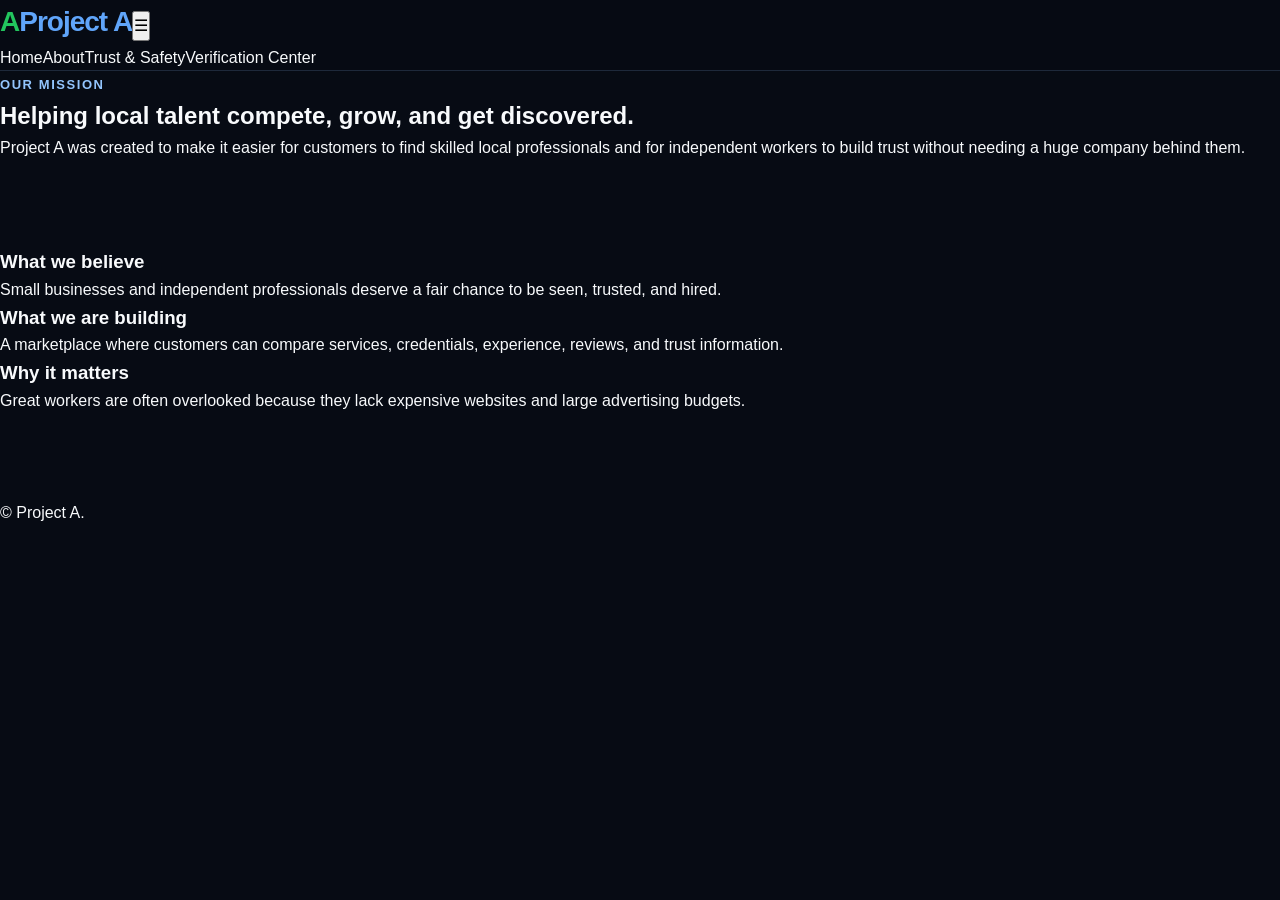
<file: about.html>
<!DOCTYPE html><html lang="en"><head><meta charset="UTF-8"><meta name="viewport" content="width=device-width,initial-scale=1"><title>About | Project A</title><link rel="stylesheet" href="style.css"></head><body>
<header class="site-header"><a class="logo" href="index.html"><span>A</span>Project A</a><button class="menu-button" id="menuButton">☰</button><nav id="mainNavigation"><a href="index.html">Home</a><a class="active" href="about.html">About</a><a href="trust-safety.html">Trust & Safety</a><a href="verification-center.html">Verification Center</a></nav></header>
<main><section class="inner-hero"><span class="eyebrow">Our mission</span><h1>Helping local talent compete, grow, and get discovered.</h1><p>Project A was created to make it easier for customers to find skilled local professionals and for independent workers to build trust without needing a huge company behind them.</p></section>
<section class="section"><div class="three-grid"><article><h3>What we believe</h3><p>Small businesses and independent professionals deserve a fair chance to be seen, trusted, and hired.</p></article><article><h3>What we are building</h3><p>A marketplace where customers can compare services, credentials, experience, reviews, and trust information.</p></article><article><h3>Why it matters</h3><p>Great workers are often overlooked because they lack expensive websites and large advertising budgets.</p></article></div></section></main>
<footer><p>© <span id="currentYear"></span> Project A.</p></footer><script src="script.js"></script></body></html>
</file>
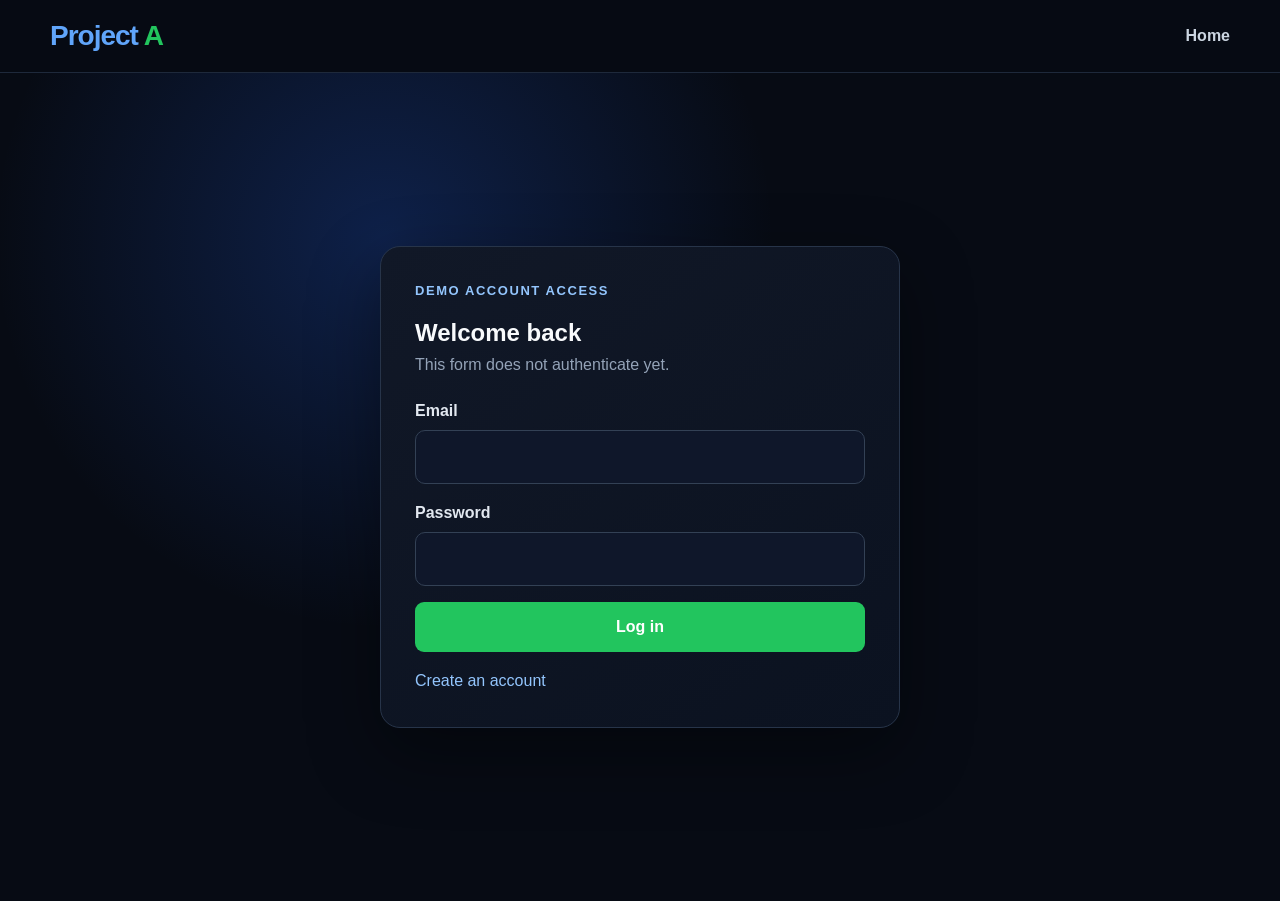
<file: login.html>
<!DOCTYPE html>
<html lang="en">
<head>
  <meta charset="UTF-8">
  <meta name="viewport" content="width=device-width, initial-scale=1.0">
  <title>Login | Project A</title>
  <link rel="stylesheet" href="style.css">
</head>
<body>
<header class="site-header">
  <nav class="nav container">
    <a class="logo" href="index.html">Project <span>A</span></a>
    <div class="nav-links"><a href="index.html">Home</a></div>
  </nav>
</header>
<main class="auth-page">
  <section class="auth-card">
    <p class="eyebrow">Demo account access</p>
    <h1>Welcome back</h1>
    <p class="muted">This form does not authenticate yet.</p>
    <form class="form" onsubmit="event.preventDefault(); demoSaved('Login')">
      <label>Email<input type="email" required></label>
      <label>Password<input type="password" required></label>
      <button class="button primary" type="submit">Log in</button>
      <a class="text-button" href="signup.html">Create an account</a>
    </form>
  </section>
</main>
<script src="script.js"></script>
</body>
</html>
</file>
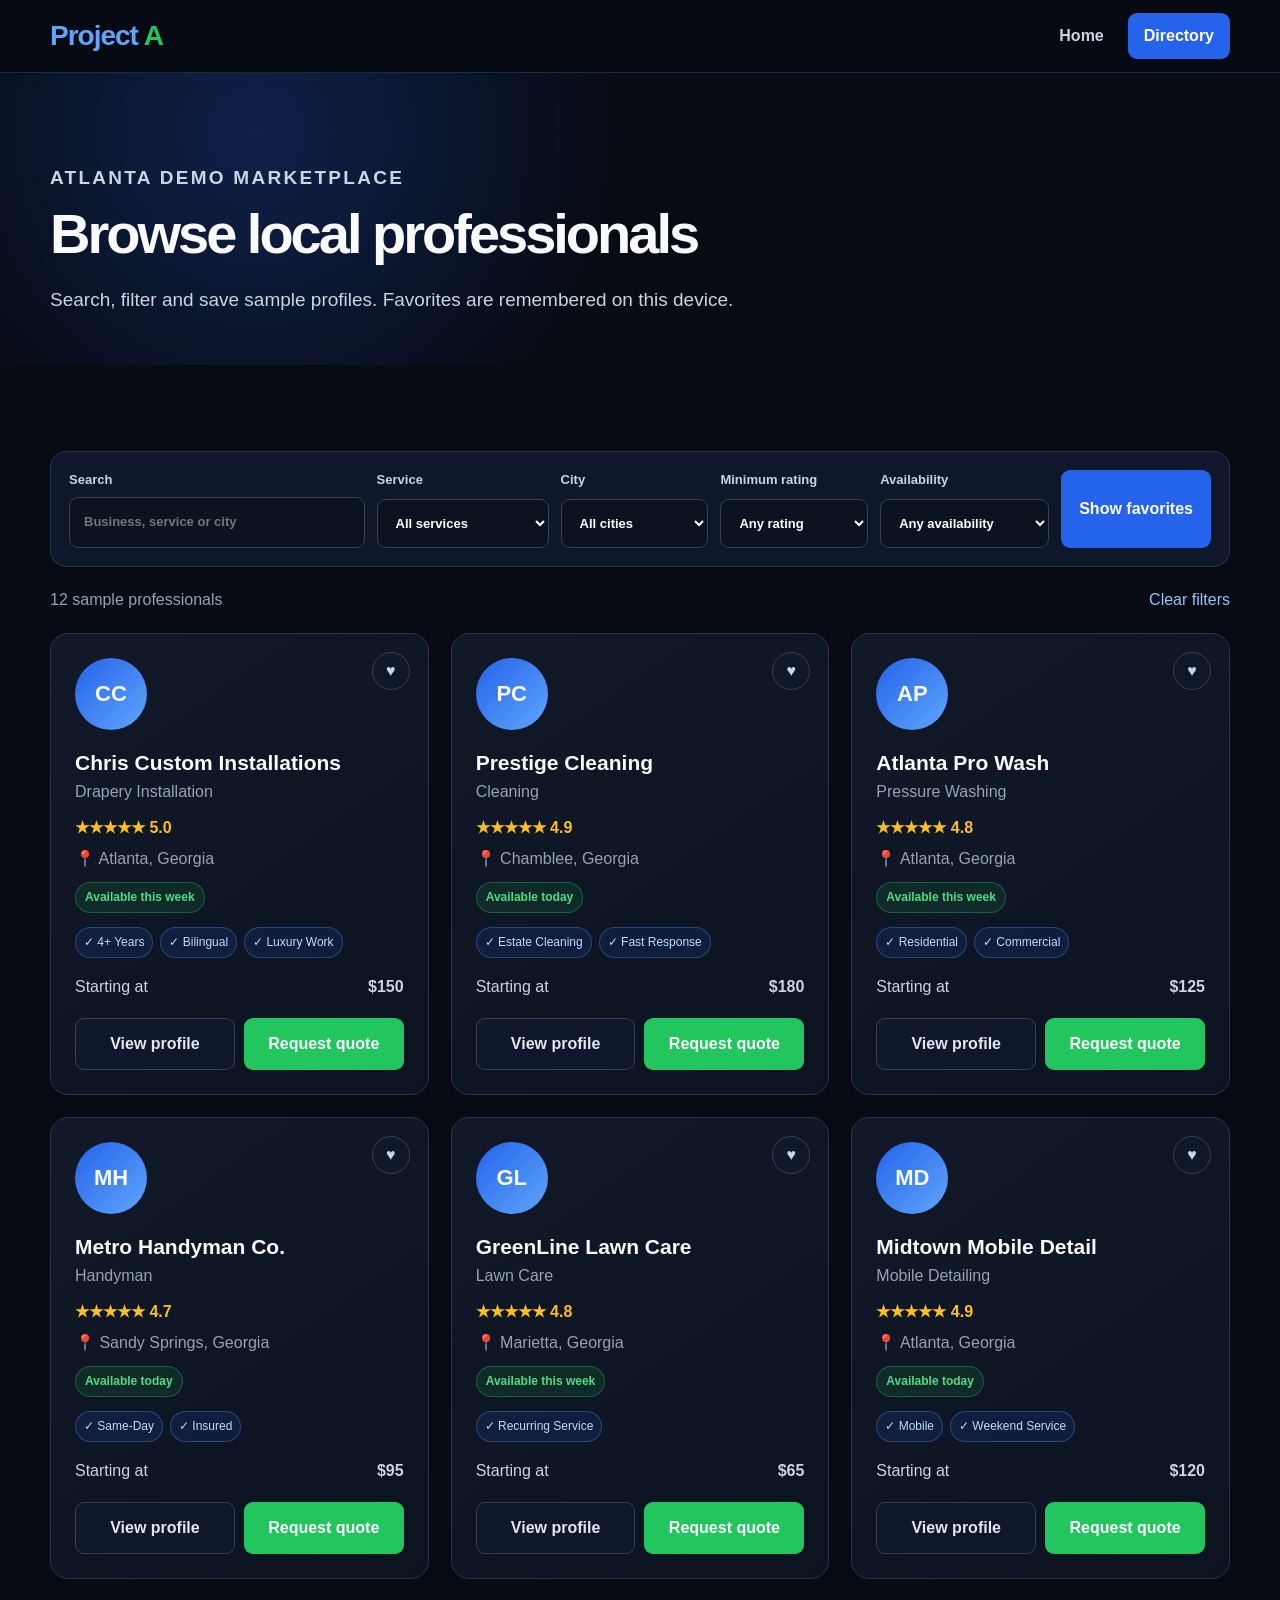
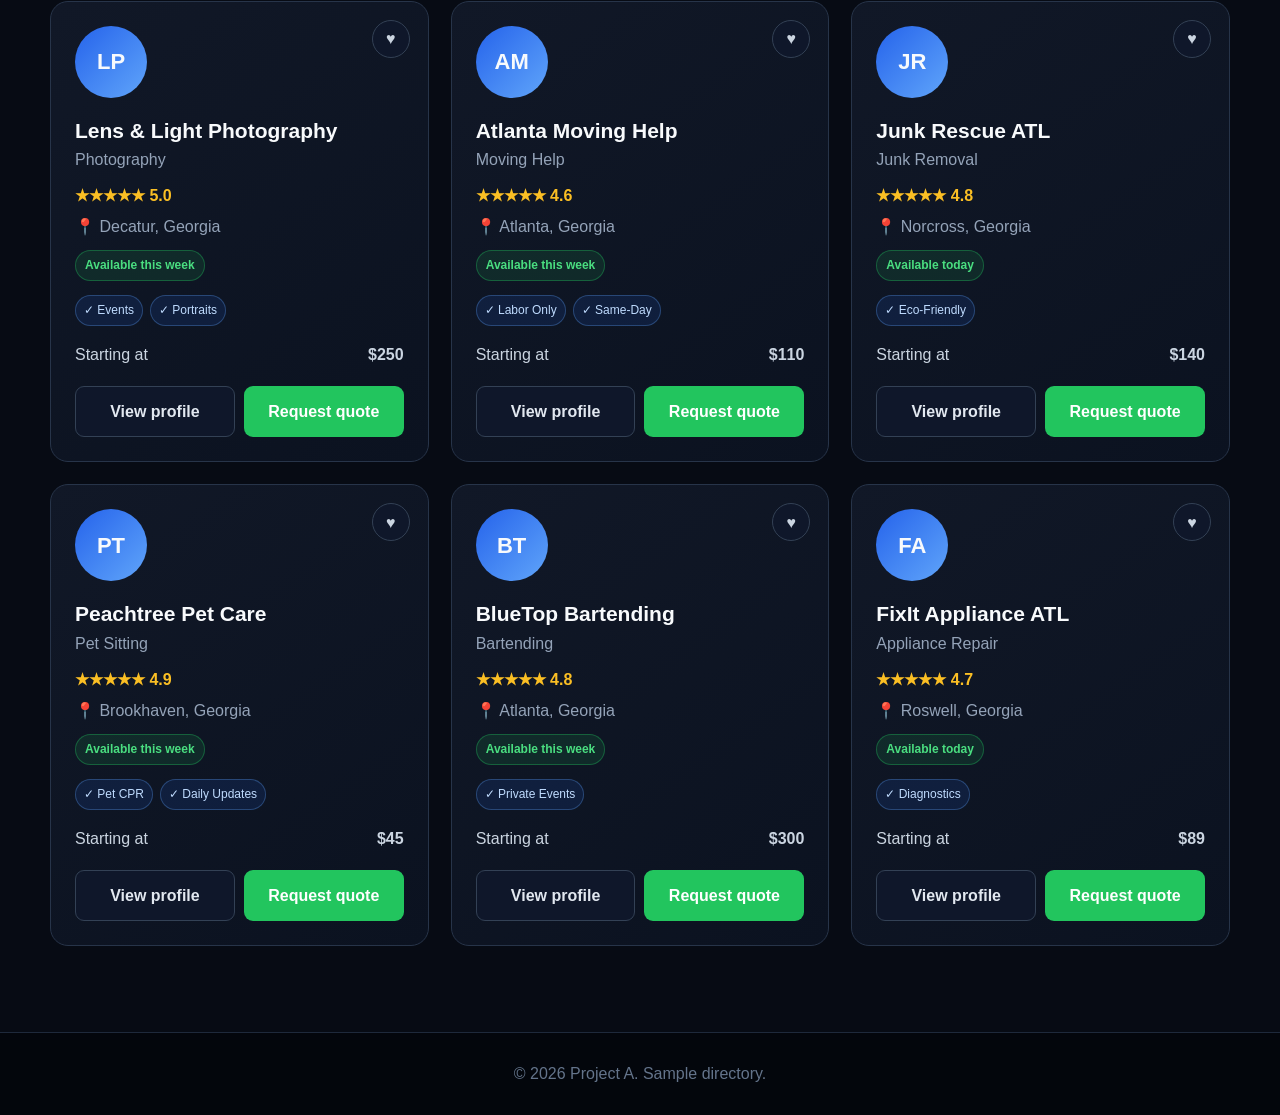
<file: professionals.html>
<!DOCTYPE html>
<html lang="en">
<head>
  <meta charset="UTF-8">
  <meta name="viewport" content="width=device-width, initial-scale=1.0">
  <title>Browse Professionals | Project A</title>
  <link rel="stylesheet" href="style.css">
</head>
<body>
<header class="site-header">
  <nav class="nav container">
    <a class="logo" href="index.html">Project <span>A</span></a>
    <div class="nav-links">
      <a href="index.html">Home</a>
      <a class="nav-cta" href="#directory">Directory</a>
    </div>
  </nav>
</header>

<main>
  <section class="directory-hero">
    <div class="container">
      <p class="eyebrow">Atlanta demo marketplace</p>
      <h1>Browse local professionals</h1>
      <p>Search, filter and save sample profiles. Favorites are remembered on this device.</p>
    </div>
  </section>

  <section class="section container" id="directory">
    <div class="filter-panel">
      <label>Search
        <input id="directorySearch" type="search" placeholder="Business, service or city">
      </label>
      <label>Service
        <select id="serviceFilter">
          <option value="">All services</option>
        </select>
      </label>
      <label>City
        <select id="cityFilter">
          <option value="">All cities</option>
        </select>
      </label>
      <label>Minimum rating
        <select id="ratingFilter">
          <option value="0">Any rating</option>
          <option value="4.5">4.5+</option>
          <option value="4.8">4.8+</option>
          <option value="5">5.0</option>
        </select>
      </label>
      <label>Availability
        <select id="availabilityFilter">
          <option value="">Any availability</option>
          <option value="Available today">Available today</option>
          <option value="Available this week">Available this week</option>
        </select>
      </label>
      <button class="button secondary" id="showFavorites">Show favorites</button>
    </div>

    <div class="directory-meta">
      <span id="resultsCount"></span>
      <button class="text-button" id="clearFilters">Clear filters</button>
    </div>

    <div class="professional-grid" id="directoryGrid"></div>
  </section>
</main>

<footer class="footer">
  <div class="container">© 2026 Project A. Sample directory.</div>
</footer>

<div class="modal" id="profileModal" aria-hidden="true">
  <div class="modal-panel large">
    <button class="modal-close" onclick="closeModal('profileModal')" aria-label="Close">×</button>
    <div id="profileModalContent"></div>
  </div>
</div>

<div class="modal" id="quoteModal" aria-hidden="true">
  <div class="modal-panel">
    <button class="modal-close" onclick="closeModal('quoteModal')" aria-label="Close">×</button>
    <h2>Request a quote</h2>
    <p class="muted" id="quoteProfessionalName"></p>
    <form id="quoteForm" class="form">
      <div class="form-row">
        <label>Full name<input name="name" required></label>
        <label>Phone<input name="phone" type="tel" required></label>
      </div>
      <div class="form-row">
        <label>Email<input name="email" type="email" required></label>
        <label>Preferred date<input name="date" type="date" required></label>
      </div>
      <label>Service<select name="service" id="quoteService" required></select></label>
      <label>ZIP code<input name="zip" maxlength="10" required></label>
      <label>Describe the job<textarea name="description" rows="5" required></textarea></label>
      <button class="button primary" type="submit">Create quote request</button>
      <small>Demo only: this is not sent or stored.</small>
    </form>
    <div class="success-state" id="quoteSuccess">
      <div class="success-icon">✓</div>
      <h3>Quote request created</h3>
      <p>A backend is needed to deliver it to the professional.</p>
    </div>
  </div>
</div>

<div class="modal" id="messageModal" aria-hidden="true">
  <div class="modal-panel">
    <button class="modal-close" onclick="closeModal('messageModal')" aria-label="Close">×</button>
    <h2>Send a message</h2>
    <p class="muted" id="messageProfessionalName"></p>
    <form id="messageForm" class="form">
      <label>Your name<input required></label>
      <label>Email<input type="email" required></label>
      <label>Message<textarea rows="6" required></textarea></label>
      <button class="button secondary" type="submit">Create message</button>
      <small>Demo only: the message is not delivered.</small>
    </form>
  </div>
</div>

<script src="script.js"></script>
</body>
</html>
</file>
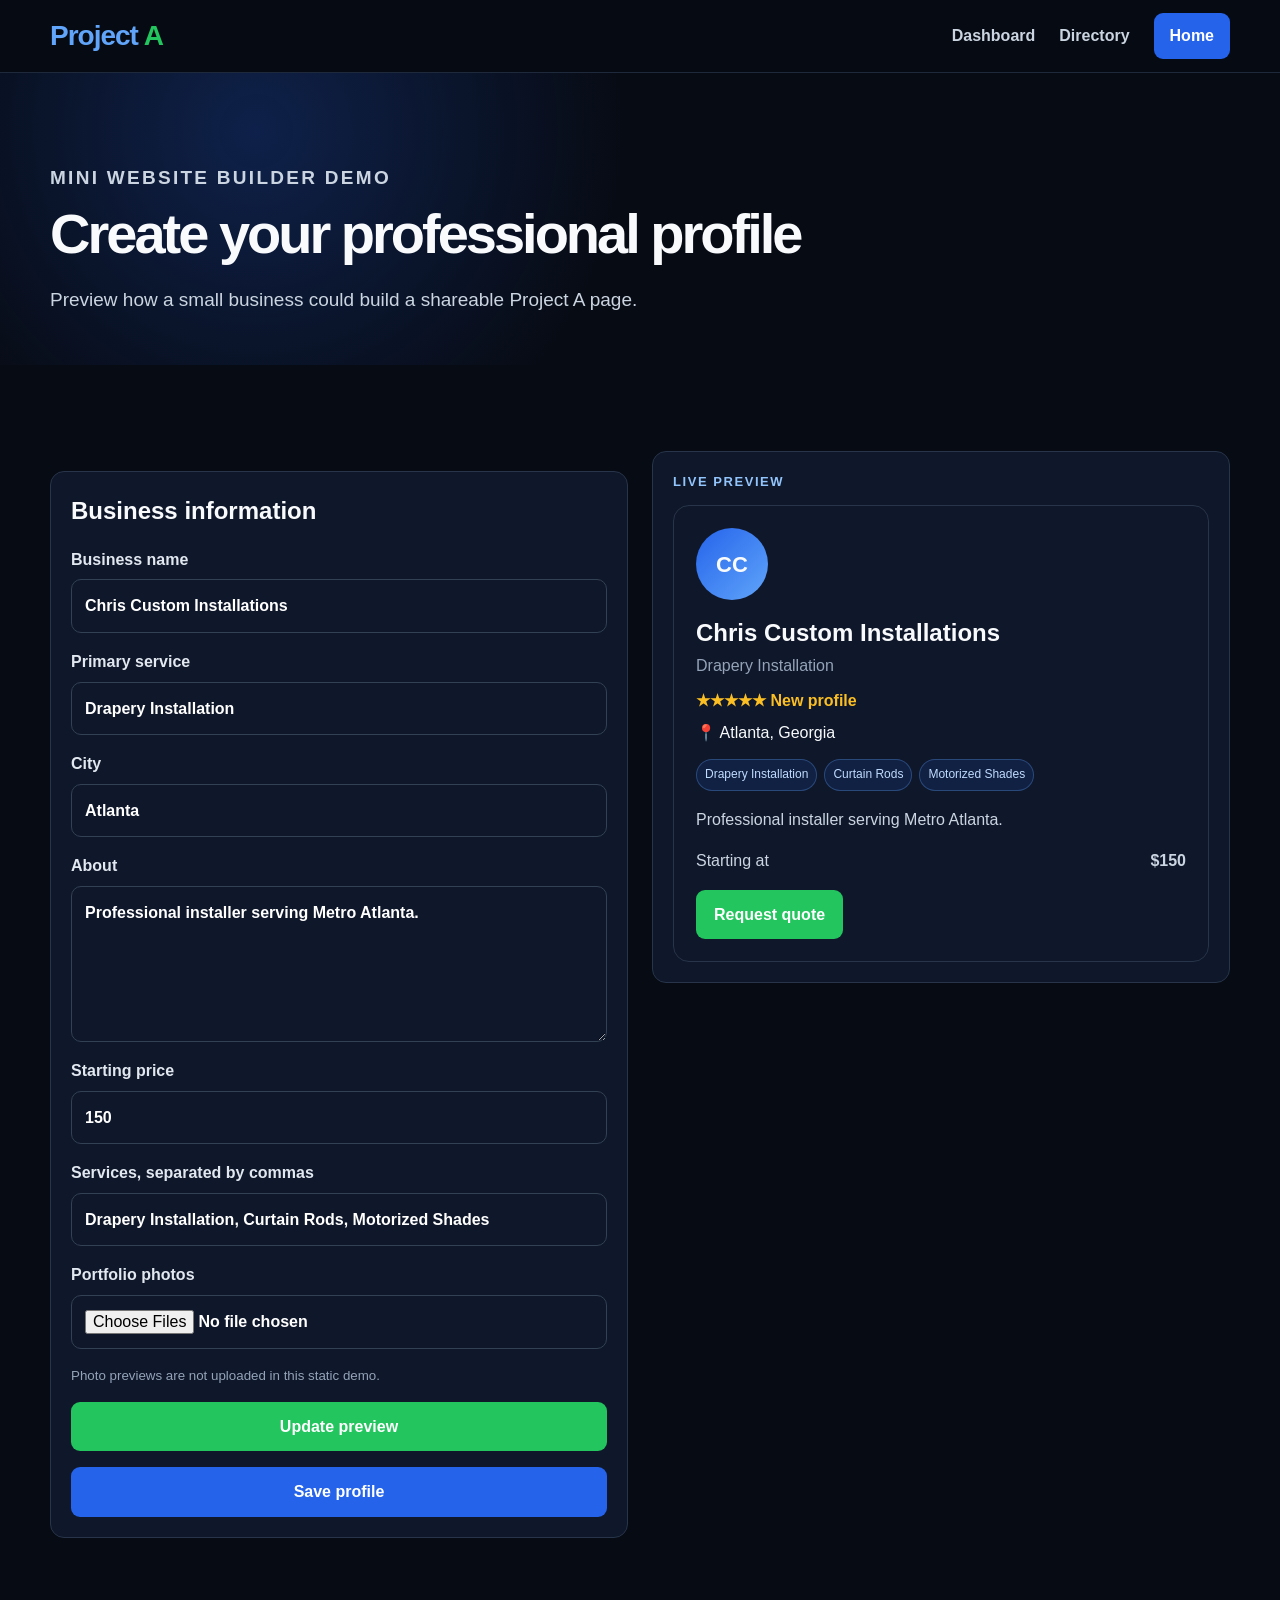
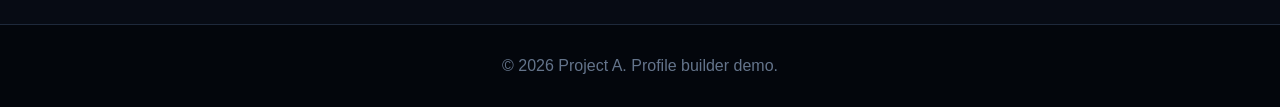
<file: profile-builder.html>
<!DOCTYPE html>
<html lang="en">
<head>
  <meta charset="UTF-8">
  <meta name="viewport" content="width=device-width, initial-scale=1.0">
  <title>Build Your Profile | Project A</title>
  <link rel="stylesheet" href="style.css">
</head>
<body>
<header class="site-header">
  <nav class="nav container">
    <a class="logo" href="index.html">Project <span>A</span></a>
    <div class="nav-links">
      <a href="dashboard.html">Dashboard</a>
      <a href="professionals.html">Directory</a>
      <a class="nav-cta" href="index.html">Home</a>
    </div>
  </nav>
</header>

<main>
  <section class="directory-hero">
    <div class="container">
      <p class="eyebrow">Mini website builder demo</p>
      <h1>Create your professional profile</h1>
      <p>Preview how a small business could build a shareable Project A page.</p>
    </div>
  </section>

  <section class="section container">
    <div class="builder-grid">
      <form class="form detail-card" id="profileBuilderForm">
        <h2>Business information</h2>
        <label>Business name<input id="builderName" value="Chris Custom Installations"></label>
        <label>Primary service<input id="builderService" value="Drapery Installation"></label>
        <label>City<input id="builderCity" value="Atlanta"></label>
        <label>About<textarea id="builderAbout" rows="5">Professional installer serving Metro Atlanta.</textarea></label>
        <label>Starting price<input id="builderPrice" type="number" value="150"></label>
        <label>Services, separated by commas<input id="builderServices" value="Drapery Installation, Curtain Rods, Motorized Shades"></label>
        <label>Portfolio photos<input type="file" accept="image/*" multiple></label>
        <small>Photo previews are not uploaded in this static demo.</small>
        <button type="button" class="button primary" onclick="updateBuilderPreview()">Update preview</button>
        <button type="button" class="button secondary" onclick="demoSaved('Profile')">Save profile</button>
      </form>

      <section class="detail-card">
        <p class="eyebrow">Live preview</p>
        <div id="builderPreview"></div>
      </section>
    </div>
  </section>
</main>

<footer class="footer"><div class="container">© 2026 Project A. Profile builder demo.</div></footer>
<script src="script.js"></script>
</body>
</html>
</file>
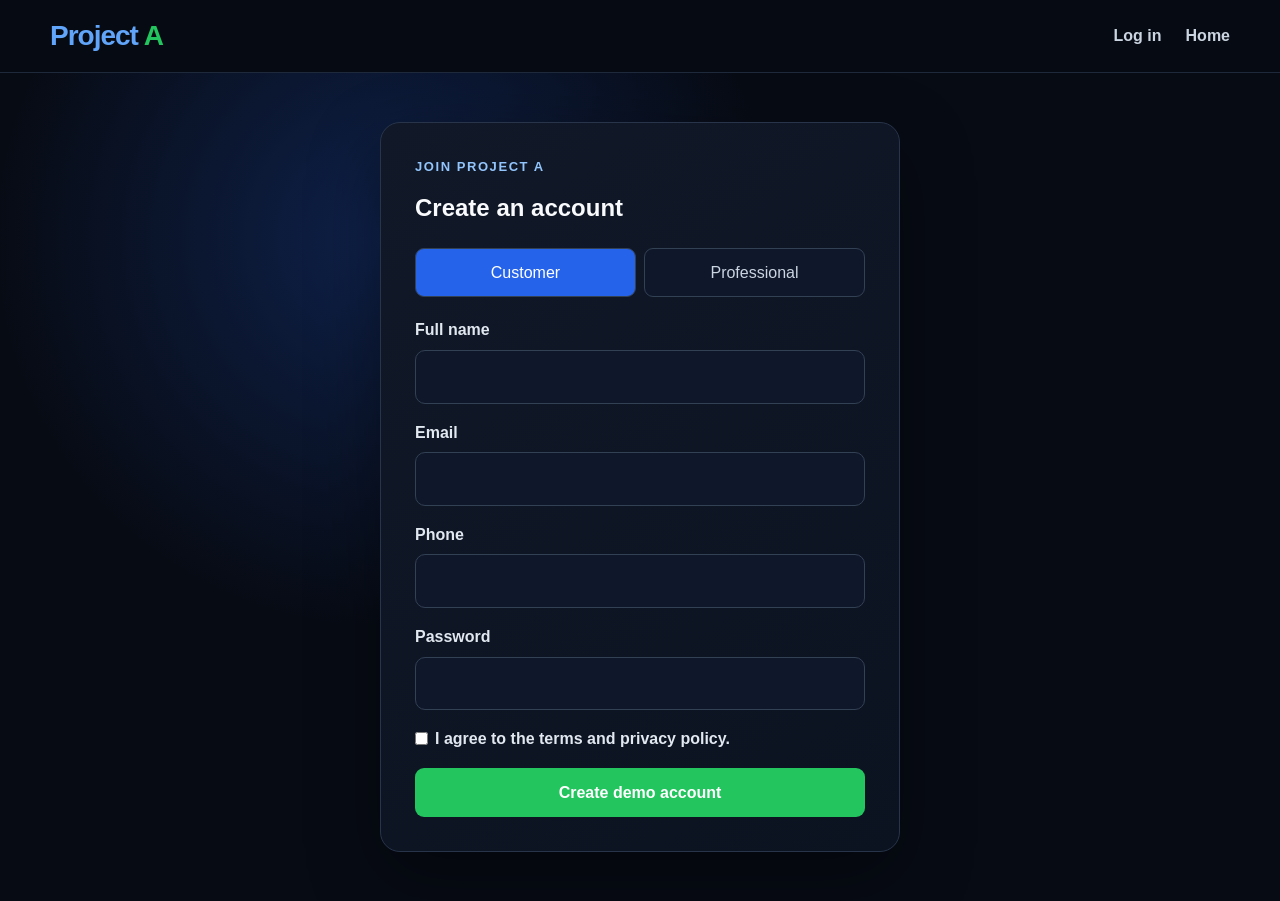
<file: signup.html>
<!DOCTYPE html>
<html lang="en">
<head>
  <meta charset="UTF-8">
  <meta name="viewport" content="width=device-width, initial-scale=1.0">
  <title>Sign Up | Project A</title>
  <link rel="stylesheet" href="style.css">
</head>
<body>
<header class="site-header">
  <nav class="nav container">
    <a class="logo" href="index.html">Project <span>A</span></a>
    <div class="nav-links"><a href="login.html">Log in</a><a href="index.html">Home</a></div>
  </nav>
</header>
<main class="auth-page">
  <section class="auth-card">
    <p class="eyebrow">Join Project A</p>
    <h1>Create an account</h1>
    <div class="account-tabs">
      <button class="active" type="button">Customer</button>
      <button type="button">Professional</button>
    </div>
    <form class="form" onsubmit="event.preventDefault(); demoSaved('Account')">
      <label>Full name<input required></label>
      <label>Email<input type="email" required></label>
      <label>Phone<input type="tel" required></label>
      <label>Password<input type="password" required></label>
      <label class="checkbox-row"><input type="checkbox" required> I agree to the terms and privacy policy.</label>
      <button class="button primary" type="submit">Create demo account</button>
    </form>
  </section>
</main>
<script src="script.js"></script>
</body>
</html>
</file>
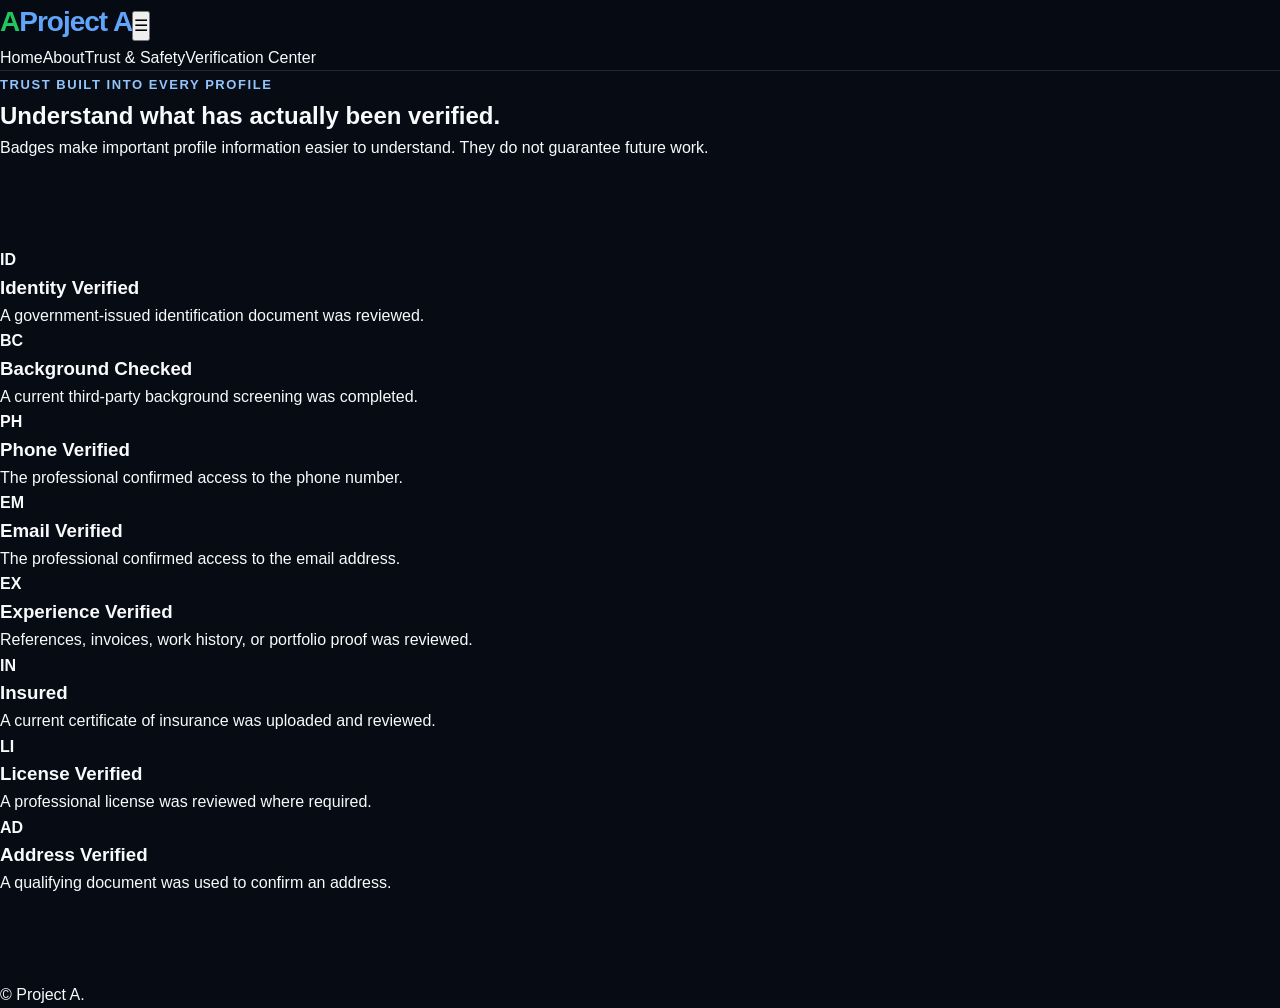
<file: trust-safety.html>
<!DOCTYPE html><html lang="en"><head><meta charset="UTF-8"><meta name="viewport" content="width=device-width,initial-scale=1"><title>Trust & Safety | Project A</title><link rel="stylesheet" href="style.css"></head><body>
<header class="site-header"><a class="logo" href="index.html"><span>A</span>Project A</a><button class="menu-button" id="menuButton">☰</button><nav id="mainNavigation"><a href="index.html">Home</a><a href="about.html">About</a><a class="active" href="trust-safety.html">Trust & Safety</a><a href="verification-center.html">Verification Center</a></nav></header>
<main><section class="inner-hero"><span class="eyebrow">Trust built into every profile</span><h1>Understand what has actually been verified.</h1><p>Badges make important profile information easier to understand. They do not guarantee future work.</p></section>
<section class="section"><div class="badge-grid">
<article><b>ID</b><h3>Identity Verified</h3><p>A government-issued identification document was reviewed.</p></article>
<article><b>BC</b><h3>Background Checked</h3><p>A current third-party background screening was completed.</p></article>
<article><b>PH</b><h3>Phone Verified</h3><p>The professional confirmed access to the phone number.</p></article>
<article><b>EM</b><h3>Email Verified</h3><p>The professional confirmed access to the email address.</p></article>
<article><b>EX</b><h3>Experience Verified</h3><p>References, invoices, work history, or portfolio proof was reviewed.</p></article>
<article><b>IN</b><h3>Insured</h3><p>A current certificate of insurance was uploaded and reviewed.</p></article>
<article><b>LI</b><h3>License Verified</h3><p>A professional license was reviewed where required.</p></article>
<article><b>AD</b><h3>Address Verified</h3><p>A qualifying document was used to confirm an address.</p></article>
</div></section></main><footer><p>© <span id="currentYear"></span> Project A.</p></footer><script src="script.js"></script></body></html>
</file>
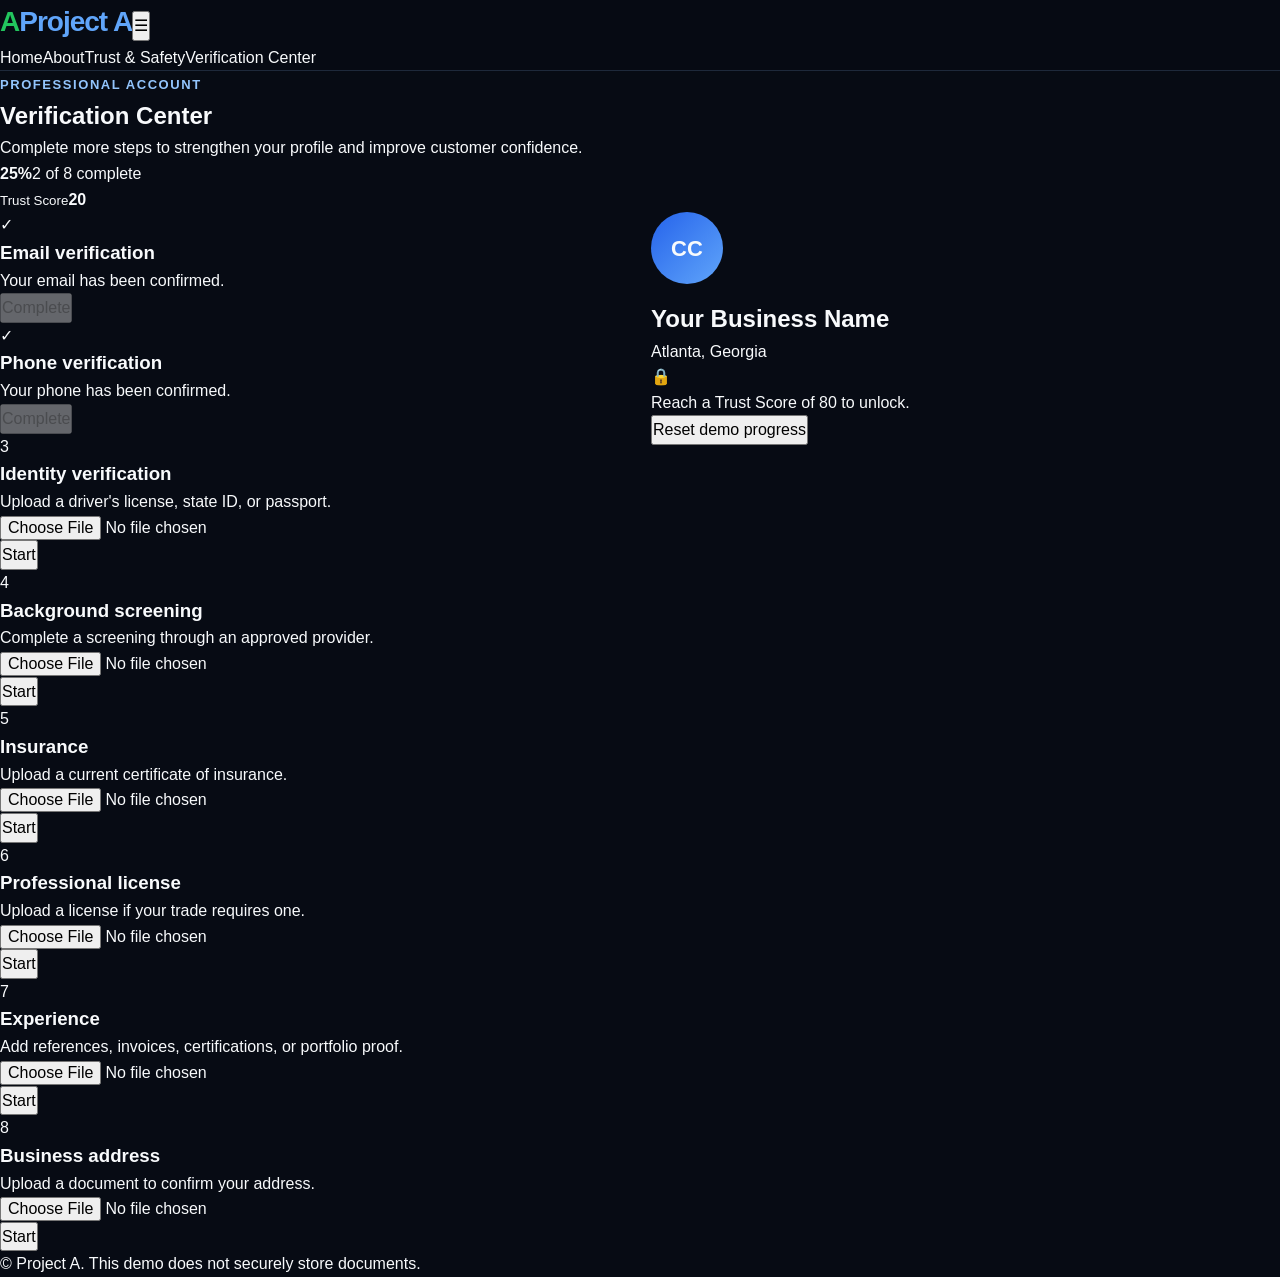
<file: verification-center.html>
<!DOCTYPE html><html lang="en"><head><meta charset="UTF-8"><meta name="viewport" content="width=device-width,initial-scale=1"><title>Verification Center | Project A</title><link rel="stylesheet" href="style.css"></head><body>
<header class="site-header"><a class="logo" href="index.html"><span>A</span>Project A</a><button class="menu-button" id="menuButton">☰</button><nav id="mainNavigation"><a href="index.html">Home</a><a href="about.html">About</a><a href="trust-safety.html">Trust & Safety</a><a class="active" href="verification-center.html">Verification Center</a></nav></header>
<main class="dashboard"><section><span class="eyebrow">Professional account</span><h1>Verification Center</h1><p>Complete more steps to strengthen your profile and improve customer confidence.</p></section>
<section class="progress-card"><div><strong id="progressPercent">25%</strong><span id="progressCount">2 of 8 complete</span><div class="progress-track"><div id="progressFill"></div></div></div><aside><small>Trust Score</small><strong id="trustScore">20</strong></aside></section>
<section class="dashboard-grid"><div id="verificationList" class="verification-list">
<article class="verification-item completed" data-weight="10"><span>✓</span><div><h3>Email verification</h3><p>Your email has been confirmed.</p></div><button disabled>Complete</button></article>
<article class="verification-item completed" data-weight="10"><span>✓</span><div><h3>Phone verification</h3><p>Your phone has been confirmed.</p></div><button disabled>Complete</button></article>
<article class="verification-item" data-weight="20"><span>3</span><div><h3>Identity verification</h3><p>Upload a driver's license, state ID, or passport.</p><input class="hidden" type="file"></div><button class="verify-button">Start</button></article>
<article class="verification-item" data-weight="20"><span>4</span><div><h3>Background screening</h3><p>Complete a screening through an approved provider.</p><input class="hidden" type="file"></div><button class="verify-button">Start</button></article>
<article class="verification-item" data-weight="15"><span>5</span><div><h3>Insurance</h3><p>Upload a current certificate of insurance.</p><input class="hidden" type="file"></div><button class="verify-button">Start</button></article>
<article class="verification-item" data-weight="10"><span>6</span><div><h3>Professional license</h3><p>Upload a license if your trade requires one.</p><input class="hidden" type="file"></div><button class="verify-button">Start</button></article>
<article class="verification-item" data-weight="10"><span>7</span><div><h3>Experience</h3><p>Add references, invoices, certifications, or portfolio proof.</p><input class="hidden" type="file"></div><button class="verify-button">Start</button></article>
<article class="verification-item" data-weight="5"><span>8</span><div><h3>Business address</h3><p>Upload a document to confirm your address.</p><input class="hidden" type="file"></div><button class="verify-button">Start</button></article>
</div><aside class="profile-preview"><div class="avatar">CC</div><h2>Your Business Name</h2><p>Atlanta, Georgia</p><div id="earnedBadges" class="badges"></div><div id="projectAStatus" class="unlock-box"><strong id="projectAIcon">🔒</strong><p id="projectADescription">Reach a Trust Score of 80 to unlock.</p></div><button id="resetDemo" class="secondary full">Reset demo progress</button></aside></section></main>
<footer><p>© <span id="currentYear"></span> Project A. This demo does not securely store documents.</p></footer><script src="script.js"></script></body></html>
</file>
<file: style.css>
:root{
  --bg:#070b14;
  --panel:#0f172a;
  --panel2:#111827;
  --border:#273449;
  --text:#f8fafc;
  --muted:#94a3b8;
  --blue:#2563eb;
  --blue2:#60a5fa;
  --green:#22c55e;
  --yellow:#fbbf24;
}
*{box-sizing:border-box;margin:0;padding:0}
html{scroll-behavior:smooth}
body{font-family:Arial,Helvetica,sans-serif;background:var(--bg);color:var(--text);line-height:1.6}
body.modal-open{overflow:hidden}
a{text-decoration:none;color:inherit}
button,input,select,textarea{font:inherit}
button{cursor:pointer}
.container{width:min(1180px,calc(100% - 40px));margin:auto}
.site-header{position:sticky;top:0;z-index:1000;background:rgba(7,11,20,.94);border-bottom:1px solid #1e293b;backdrop-filter:blur(14px)}
.nav{min-height:72px;display:flex;justify-content:space-between;align-items:center;gap:20px}
.logo{font-size:28px;font-weight:900;color:var(--blue2);letter-spacing:-1px}
.logo span{color:var(--green)}
.nav-links{display:flex;align-items:center;gap:24px}
.nav-links a{font-weight:700;color:#cbd5e1}
.nav-links a:hover{color:white}
.nav-cta{background:var(--blue);color:white!important;padding:10px 16px;border-radius:9px}
.hero{min-height:630px;display:grid;place-items:center;text-align:center;padding:90px 0;background:radial-gradient(circle at 20% 20%,rgba(37,99,235,.35),transparent 35%),radial-gradient(circle at 80% 70%,rgba(34,197,94,.15),transparent 35%),var(--bg)}
.hero-inner{max-width:920px}
.eyebrow{color:#93c5fd;text-transform:uppercase;letter-spacing:.12em;font-size:13px;font-weight:900;margin-bottom:12px}
.hero h1,.directory-hero h1{font-size:clamp(42px,7vw,72px);line-height:1.03;letter-spacing:-3px;margin-bottom:22px}
.hero p,.directory-hero p{color:#cbd5e1;font-size:19px}
.hero-search{margin:34px auto 0;max-width:830px;padding:9px;display:grid;grid-template-columns:1fr 160px auto;gap:10px;background:rgba(30,41,59,.86);border:1px solid #334155;border-radius:14px}
.hero-search input,.filter-panel input,.filter-panel select{background:#0b1220;color:white;border:1px solid #334155;border-radius:9px;padding:14px;outline:none}
.hero-search button{border:0;border-radius:9px;background:var(--green);color:white;padding:14px 24px;font-weight:900}
.search-suggestions{max-width:830px;margin:8px auto 0;text-align:left;background:var(--panel2);border:1px solid var(--border);border-radius:12px;overflow:hidden;display:none}
.search-suggestions.show{display:block}
.search-suggestions button{display:block;width:100%;text-align:left;background:transparent;color:#e2e8f0;border:0;padding:12px 15px}
.search-suggestions button:hover{background:#1e293b}
.trust-strip{margin-top:-42px;position:relative;z-index:2}
.trust-grid{display:grid;grid-template-columns:repeat(3,1fr);background:rgba(15,23,42,.97);border:1px solid #334155;border-radius:18px;overflow:hidden;box-shadow:0 20px 45px rgba(0,0,0,.32)}
.trust-grid div{padding:28px;text-align:center;border-right:1px solid #334155}
.trust-grid div:last-child{border-right:0}
.trust-grid strong,.trust-grid span{display:block}
.trust-grid strong{color:var(--blue2);font-size:20px}
.trust-grid span{color:var(--muted)}
.section{padding:86px 0}
.alt-section{background:#090f1c}
.section-heading{text-align:center;max-width:760px;margin:0 auto 42px}
.section-heading h2{font-size:clamp(32px,5vw,44px);margin-bottom:10px}
.section-heading p{color:var(--muted)}
.category-grid{display:grid;grid-template-columns:repeat(4,1fr);gap:18px}
.category-card{background:linear-gradient(145deg,var(--panel2),#0b1220);border:1px solid var(--border);color:white;padding:28px 18px;border-radius:16px;transition:.2s}
.category-card:hover{transform:translateY(-6px);border-color:var(--blue2);box-shadow:0 16px 35px rgba(37,99,235,.14)}
.category-card span{display:block;font-size:40px;margin-bottom:10px}
.professional-grid{display:grid;grid-template-columns:repeat(3,1fr);gap:22px}
.pro-card{background:linear-gradient(145deg,var(--panel2),#0b1220);border:1px solid var(--border);border-radius:18px;padding:24px;transition:.2s;position:relative}
.pro-card:hover{transform:translateY(-5px);border-color:#3b82f6}
.favorite-button{position:absolute;right:18px;top:18px;background:#0f172a;border:1px solid #334155;color:#cbd5e1;width:38px;height:38px;border-radius:50%}
.favorite-button.active{color:#fb7185}
.avatar{width:72px;height:72px;border-radius:50%;display:grid;place-items:center;background:linear-gradient(135deg,var(--blue),var(--blue2));font-size:22px;font-weight:900;margin-bottom:16px}
.pro-card h3{font-size:21px;margin-right:40px}
.pro-service,.pro-location,.muted{color:var(--muted)}
.rating{color:var(--yellow);font-weight:900;margin:10px 0 6px}
.price-row{display:flex;justify-content:space-between;gap:12px;margin:16px 0;color:#cbd5e1}
.availability-badge{display:inline-block;background:rgba(34,197,94,.12);border:1px solid rgba(34,197,94,.35);color:#4ade80;padding:5px 9px;border-radius:999px;font-size:12px;font-weight:800;margin-top:10px}
.trust-badges{display:flex;flex-wrap:wrap;gap:7px;margin:14px 0}
.trust-badges span{font-size:12px;background:rgba(37,99,235,.13);border:1px solid rgba(96,165,250,.3);color:#bfdbfe;padding:5px 8px;border-radius:999px}
.card-actions{display:grid;grid-template-columns:1fr 1fr;gap:9px;margin-top:18px}
.button{display:inline-flex;justify-content:center;align-items:center;border:0;border-radius:9px;padding:12px 18px;font-weight:900}
.button.primary{background:var(--green);color:white}
.button.secondary{background:var(--blue);color:white}
.button.ghost{background:#0f172a;border:1px solid #334155;color:#e2e8f0}
.center{text-align:center;margin-top:32px}
.steps{display:grid;grid-template-columns:repeat(3,1fr);gap:22px}
.steps article{background:var(--panel);border:1px solid var(--border);border-radius:16px;padding:30px;text-align:center}
.steps span{width:50px;height:50px;border-radius:50%;display:grid;place-items:center;background:var(--blue);margin:0 auto 16px;font-weight:900}
.steps p{color:var(--muted)}
.cta-section{padding-top:20px}
.cta-card{display:flex;justify-content:space-between;align-items:center;gap:30px;background:linear-gradient(135deg,#1d4ed8,#0f172a);border:1px solid #334155;border-radius:20px;padding:42px}
.cta-card p{color:#cbd5e1;max-width:680px}
.footer{border-top:1px solid #1e293b;background:#03060c;color:#64748b;padding:28px 0;text-align:center}
.directory-hero{padding:90px 0 50px;background:radial-gradient(circle at 20% 20%,rgba(37,99,235,.25),transparent 35%),var(--bg)}
.directory-hero h1{font-size:56px}
.filter-panel{display:grid;grid-template-columns:2fr repeat(4,1fr) auto;gap:12px;background:var(--panel);border:1px solid var(--border);padding:18px;border-radius:16px;margin-bottom:20px}
.filter-panel label{display:grid;gap:6px;color:#cbd5e1;font-size:13px;font-weight:700}
.directory-meta{display:flex;justify-content:space-between;align-items:center;margin:20px 0;color:var(--muted)}
.text-button{background:transparent;border:0;color:#93c5fd}
.modal{position:fixed;inset:0;z-index:2500;background:rgba(2,6,12,.86);backdrop-filter:blur(8px);display:none;align-items:center;justify-content:center;padding:20px}
.modal.open{display:flex}
.modal-panel{position:relative;width:min(720px,100%);max-height:92vh;overflow:auto;background:linear-gradient(145deg,var(--panel2),#0b1220);border:1px solid #334155;border-radius:20px;padding:32px;box-shadow:0 30px 80px rgba(0,0,0,.6)}
.modal-panel.large{width:min(980px,100%)}
.modal-close{position:absolute;right:16px;top:10px;border:0;background:transparent;color:#cbd5e1;font-size:34px}
.form{display:grid;gap:16px;margin-top:20px}
.form-row{display:grid;grid-template-columns:1fr 1fr;gap:15px}
.form label{display:grid;gap:7px;color:#e2e8f0;font-weight:700}
.form input,.form select,.form textarea{width:100%;background:#0f172a;color:white;border:1px solid #334155;border-radius:10px;padding:13px;outline:none}
.form small{color:var(--muted)}
.success-state{display:none;text-align:center;padding:30px}
.success-state.show{display:block}
.success-icon{width:64px;height:64px;border-radius:50%;display:grid;place-items:center;background:rgba(34,197,94,.15);border:1px solid var(--green);color:#4ade80;font-size:30px;font-weight:900;margin:0 auto 15px}
.profile-detail-header{display:grid;grid-template-columns:auto 1fr;gap:20px;align-items:center;margin-bottom:24px}
.profile-detail-grid{display:grid;grid-template-columns:1.6fr 1fr;gap:20px}
.detail-card{background:#0f172a;border:1px solid var(--border);border-radius:14px;padding:20px}
.detail-card h3{margin-bottom:12px}
.review{padding:14px 0;border-bottom:1px solid var(--border)}
.review:last-child{border-bottom:0}
.review p{color:#cbd5e1}
.map-box{min-height:170px;display:grid;place-items:center;text-align:center;background:radial-gradient(circle at center,rgba(37,99,235,.24),transparent 55%),#0f172a;border:1px solid #334155;border-radius:14px}
.empty-state{grid-column:1/-1;text-align:center;color:var(--muted);padding:50px;background:var(--panel);border:1px solid var(--border);border-radius:16px}
@media(max-width:980px){
  .filter-panel{grid-template-columns:1fr 1fr}
  .professional-grid{grid-template-columns:1fr 1fr}
}
@media(max-width:760px){
  .nav-links a:not(.nav-cta){display:none}
  .hero-search{grid-template-columns:1fr}
  .trust-grid,.category-grid,.professional-grid,.steps,.profile-detail-grid{grid-template-columns:1fr}
  .trust-grid div{border-right:0;border-bottom:1px solid #334155}
  .trust-grid div:last-child{border-bottom:0}
  .cta-card{flex-direction:column;align-items:flex-start}
  .form-row{grid-template-columns:1fr}
  .filter-panel{grid-template-columns:1fr}
  .profile-detail-header{grid-template-columns:1fr;text-align:center}
  .profile-detail-header .avatar{margin:auto}
}

.dashboard-stats{display:grid;grid-template-columns:repeat(4,1fr);gap:18px;margin-bottom:26px}
.dashboard-stats article{background:linear-gradient(145deg,var(--panel2),#0b1220);border:1px solid var(--border);border-radius:16px;padding:24px}
.dashboard-stats span{display:block;color:var(--muted)}
.dashboard-stats strong{display:block;font-size:34px;color:var(--blue2);margin-top:6px}
.dashboard-grid{display:grid;grid-template-columns:1fr 1fr;gap:22px}
.dashboard-heading{display:flex;justify-content:space-between;align-items:flex-start;gap:18px}
.availability-editor{display:grid;grid-template-columns:repeat(2,1fr);gap:10px;margin:18px 0}
.availability-editor label,.checkbox-row{display:flex!important;align-items:center;gap:9px}
.availability-editor input,.checkbox-row input{width:auto!important}
.price-editor{display:grid;gap:12px;margin:18px 0}
.price-editor label{display:grid;grid-template-columns:1fr 120px;align-items:center;gap:14px;color:#cbd5e1}
.price-editor input{background:#0f172a;color:white;border:1px solid #334155;border-radius:9px;padding:10px}
.trust-meter{height:14px;background:#0f172a;border:1px solid #334155;border-radius:999px;overflow:hidden;margin:18px 0}
.trust-meter span{display:block;height:100%;background:linear-gradient(90deg,var(--blue),var(--green))}
.check-list{list-style:none;display:grid;gap:10px;color:#cbd5e1}
.activity-list{display:grid;gap:12px;margin-top:16px}
.activity-list article{display:grid;gap:5px;background:#0f172a;border:1px solid var(--border);border-radius:12px;padding:14px}
.activity-list span{color:var(--muted);font-size:14px}
.activity-list button{justify-self:start;background:transparent;border:0;color:#93c5fd}
.builder-grid{display:grid;grid-template-columns:1fr 1fr;gap:24px;align-items:start}
.auth-page{min-height:calc(100vh - 72px);display:grid;place-items:center;padding:40px 20px;background:radial-gradient(circle at 30% 20%,rgba(37,99,235,.25),transparent 35%),var(--bg)}
.auth-card{width:min(520px,100%);background:linear-gradient(145deg,var(--panel2),#0b1220);border:1px solid var(--border);border-radius:20px;padding:34px;box-shadow:0 25px 70px rgba(0,0,0,.4)}
.account-tabs{display:grid;grid-template-columns:1fr 1fr;gap:8px;margin:20px 0}
.account-tabs button{background:#0f172a;color:#cbd5e1;border:1px solid #334155;border-radius:9px;padding:11px}
.account-tabs button.active{background:var(--blue);color:white}
.preview-profile{background:#0f172a;border:1px solid var(--border);border-radius:16px;padding:22px}
.preview-profile .avatar{margin-bottom:14px}
@media(max-width:900px){
  .dashboard-stats{grid-template-columns:1fr 1fr}
  .dashboard-grid,.builder-grid{grid-template-columns:1fr}
}
@media(max-width:600px){
  .dashboard-stats{grid-template-columns:1fr}
  .availability-editor{grid-template-columns:1fr}
  .price-editor label{grid-template-columns:1fr}
}
.reveal{opacity:0;transform:translateY(18px);transition:opacity .6s ease,transform .6s ease}.reveal.visible{opacity:1;transform:none}
.profile-banner{padding:70px 0 45px;background:radial-gradient(circle at 20% 20%,rgba(37,99,235,.3),transparent 35%),radial-gradient(circle at 80% 60%,rgba(34,197,94,.13),transparent 35%),var(--bg)}
.profile-banner-grid{display:grid;grid-template-columns:1fr 280px;gap:28px;align-items:center}.profile-identity{display:grid;grid-template-columns:auto 1fr;gap:24px;align-items:center}
.profile-avatar-xl{width:128px;height:128px;border-radius:50%;display:grid;place-items:center;background:linear-gradient(135deg,var(--blue),var(--blue2));font-size:40px;font-weight:900;border:5px solid rgba(255,255,255,.08)}
.profile-identity h1{font-size:clamp(34px,5vw,54px);line-height:1.05;letter-spacing:-2px;margin-bottom:8px}.profile-subtitle,.profile-location{color:#cbd5e1}.rating-line{color:var(--yellow);font-weight:900;margin:12px 0 8px}.rating-line span{color:var(--muted);font-weight:400;margin-left:8px}.premium-badges{margin-top:16px}
.profile-cta-panel{background:linear-gradient(145deg,var(--panel2),#0b1220);border:1px solid var(--border);border-radius:18px;padding:22px;display:grid;gap:12px;box-shadow:0 20px 45px rgba(0,0,0,.28)}.response-box{display:flex;justify-content:space-between;gap:12px;padding:12px 0;border-bottom:1px solid var(--border)}.response-box span{color:var(--muted)}
.profile-content-grid{display:grid;grid-template-columns:1.7fr .9fr;gap:24px;align-items:start}.profile-main-column,.profile-side-column{display:grid;gap:22px}.section-row{display:flex;justify-content:space-between;gap:18px;align-items:start}
.service-price-list{display:grid;gap:12px;margin-top:18px}.service-price-list article{display:flex;justify-content:space-between;gap:20px;align-items:center;background:#0f172a;border:1px solid var(--border);border-radius:12px;padding:15px}.service-price-list article div{display:grid}.service-price-list span{color:var(--muted);font-size:14px}.service-price-list b{color:#86efac;white-space:nowrap}
.before-after-grid{display:grid;grid-template-columns:repeat(3,1fr);gap:16px;margin-top:20px}.before-after-card{background:#0f172a;border:1px solid var(--border);border-radius:14px;padding:12px}.before-after-card h3{font-size:15px;text-align:center;margin-top:10px}.image-placeholder{height:115px;display:grid;place-items:center;font-weight:900;color:white}.image-placeholder.before{border-radius:10px 10px 0 0;background:linear-gradient(135deg,#334155,#111827)}.image-placeholder.after{border-radius:0 0 10px 10px;background:linear-gradient(135deg,#1d4ed8,#22c55e)}
.video-placeholder{margin-top:18px;min-height:180px;background:radial-gradient(circle at center,rgba(37,99,235,.28),transparent 45%),#0f172a;border:1px solid #334155;border-radius:14px;display:flex;gap:18px;align-items:center;justify-content:center;text-align:left;padding:24px}.video-placeholder button{width:64px;height:64px;border-radius:50%;border:0;background:var(--blue);color:white;font-size:24px}.video-placeholder div{display:grid}.video-placeholder span{color:var(--muted)}
.review-summary{display:grid;grid-template-columns:160px 1fr;gap:24px;align-items:center;margin:18px 0}.review-summary>div:first-child{text-align:center}.review-summary strong{display:block;font-size:48px}.review-summary span{display:block;color:var(--yellow)}.review-summary small{color:var(--muted)}.rating-bars{display:grid;gap:9px}.rating-bars p{display:grid;grid-template-columns:58px 1fr;gap:10px;align-items:center}.rating-bars i{height:9px;background:#0f172a;border:1px solid #334155;border-radius:999px;overflow:hidden}.rating-bars b{display:block;height:100%;background:var(--yellow)}
.trust-checklist{list-style:none;display:grid;gap:11px}.trust-checklist .complete{color:#86efac}.trust-checklist .pending{color:#cbd5e1}.progress-heading{display:flex;justify-content:space-between;gap:12px;align-items:center}.progress-heading span{color:#86efac;font-weight:900}.availability-list{display:grid;gap:10px}.availability-list p{display:flex;justify-content:space-between;gap:12px;border-bottom:1px solid var(--border);padding-bottom:9px}.availability-list b{color:#4ade80}.availability-list em{color:#94a3b8;font-style:normal}.sticky-quote-card{position:sticky;top:92px;background:linear-gradient(135deg,#1d4ed8,#0f172a);border:1px solid #334155;border-radius:18px;padding:22px}.sticky-quote-card p{color:#cbd5e1;margin:8px 0 16px}.sticky-quote-card .button{width:100%}
@media(max-width:900px){.profile-banner-grid,.profile-content-grid{grid-template-columns:1fr}.profile-cta-panel{grid-template-columns:1fr 1fr}.sticky-quote-card{position:static}}@media(max-width:700px){.profile-identity{grid-template-columns:1fr;text-align:center}.profile-avatar-xl{margin:auto}.premium-badges{justify-content:center}.profile-cta-panel{grid-template-columns:1fr}.before-after-grid,.review-summary{grid-template-columns:1fr}.section-row{flex-direction:column}}@media(prefers-reduced-motion:reduce){.reveal{opacity:1;transform:none;transition:none}}
</file>
